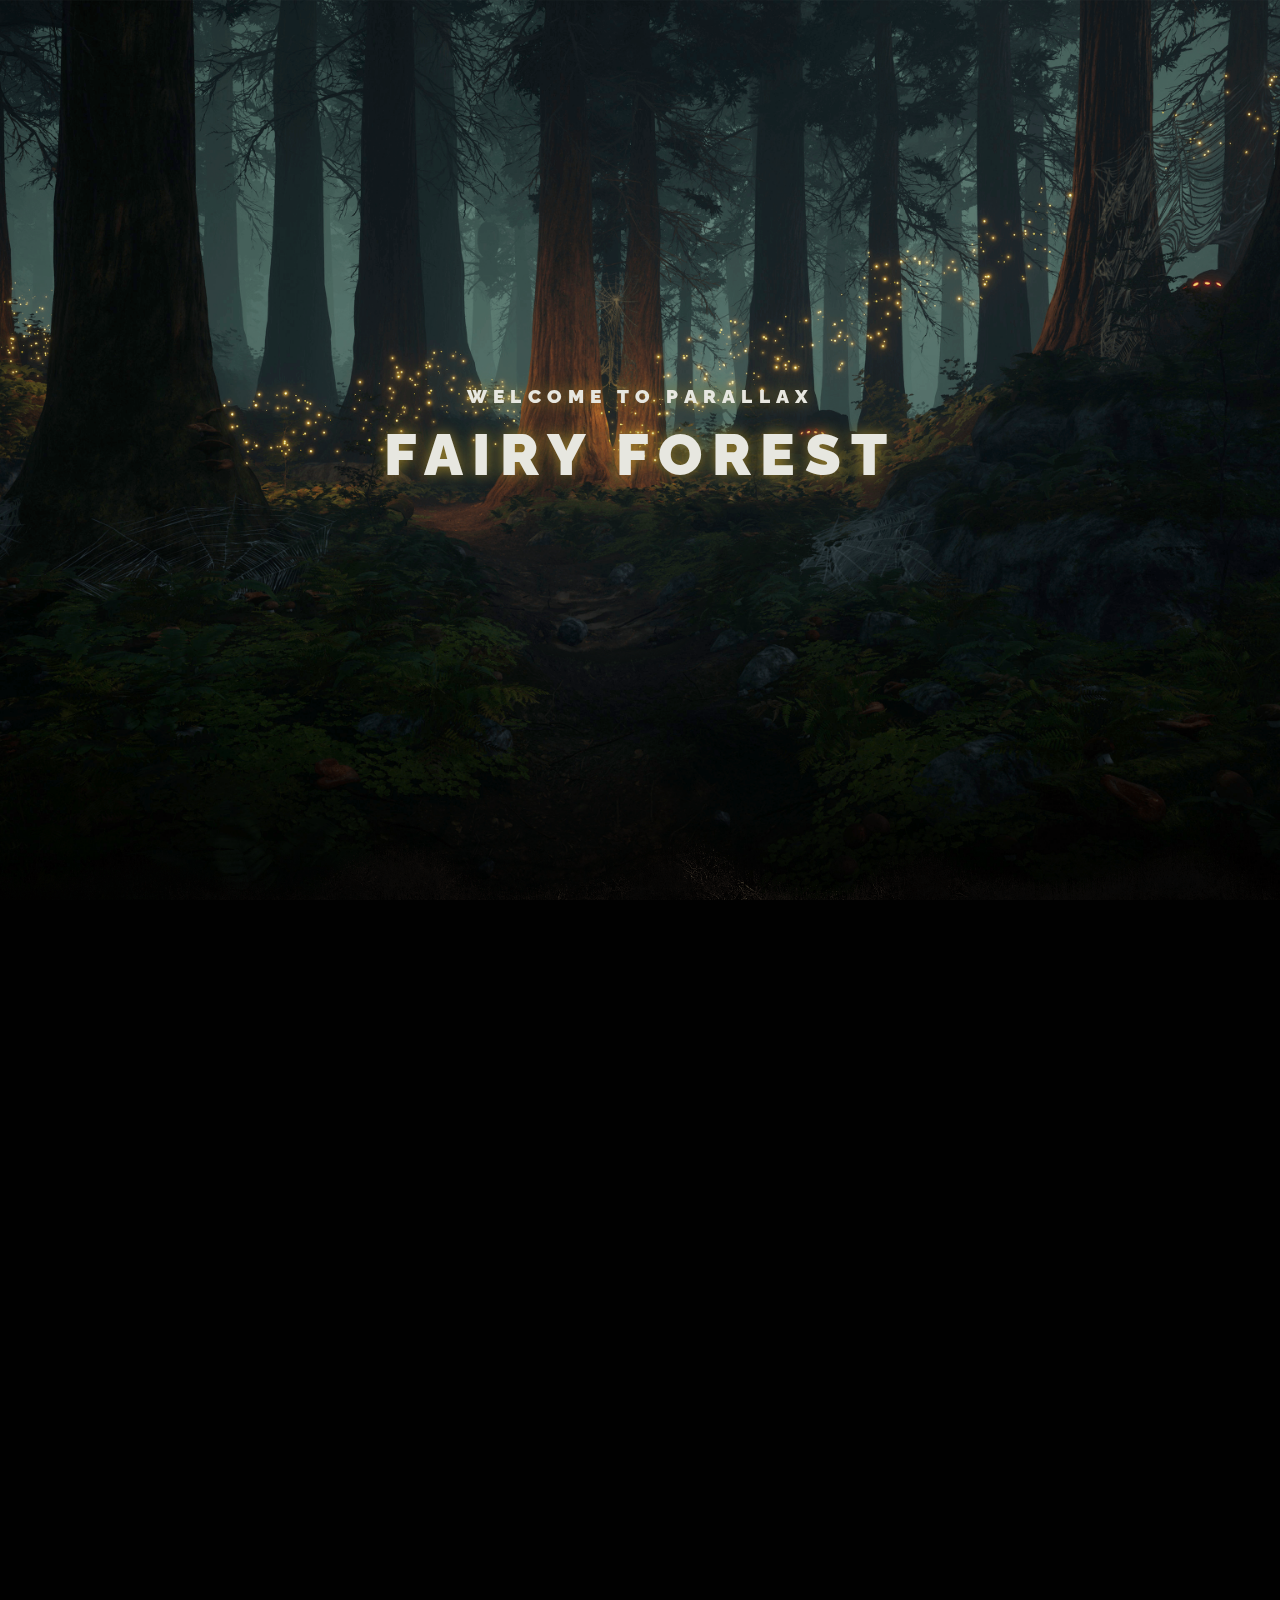
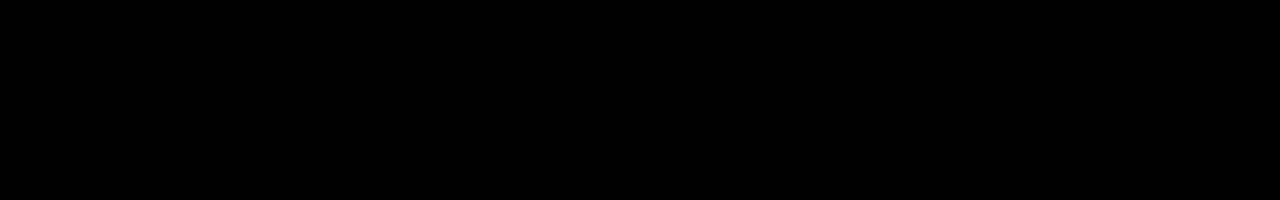
<file: projects/forest/index.html>
<!DOCTYPE html>
<html lang="ru">
<head>

	<meta charset="UTF-8">
	<meta http-equiv="X-UA-Compatible" content="IE=edge">
	<meta name="viewport" content="width=device-width, initial-scale=1.0">

	<title>Forest</title>

	<link rel="stylesheet" href="css/style.css">

	<script src="libs/gsap/gsap.min.js" defer></script>
	<script src="libs/gsap/ScrollTrigger.min.js" defer></script>
	<script src="libs/gsap/ScrollSmoother.min.js" defer></script>

	<script src="js/app.js" defer></script>

</head>
<body>

	<div class="wrapper">
		<div class="content">

			<header class="main-header">
				<div class="layers">
					<div class="layer__header">
						<div class="layers__caption">Welcome to Parallax</div>
						<div class="layers__title">Fairy Forest</div>
					</div>
					<div class="layer layers__base" style="background-image: url(img/layer-base.png);"></div>
					<div class="layer layers__middle" style="background-image: url(img/layer-middle.png);"></div>
					<div class="layer layers__front" style="background-image: url(img/layer-front.png);"></div>
				</div>
			</header>
		
			<article class="main-article" style="background-image: url(img/dungeon.jpg);">
				<div class="main-article__content">
					<h2 class="main-article__header">To be continued</h2>
					<p class="main-article__paragraph">Lorem ipsum dolor sit, amet consectetur adipisicing elit. Omnis error provident dignissimos facere. Repellendus tempore autem qui! Quia magnam tempora esse id necessitatibus corrupti mollitia expedita sapiente cum rerum, ut dicta laboriosam!</p>
				</div>
				<div class="copy">© vaddweb</div>
			</article>

		</div>
	</div>

</body>
</html>
</file>
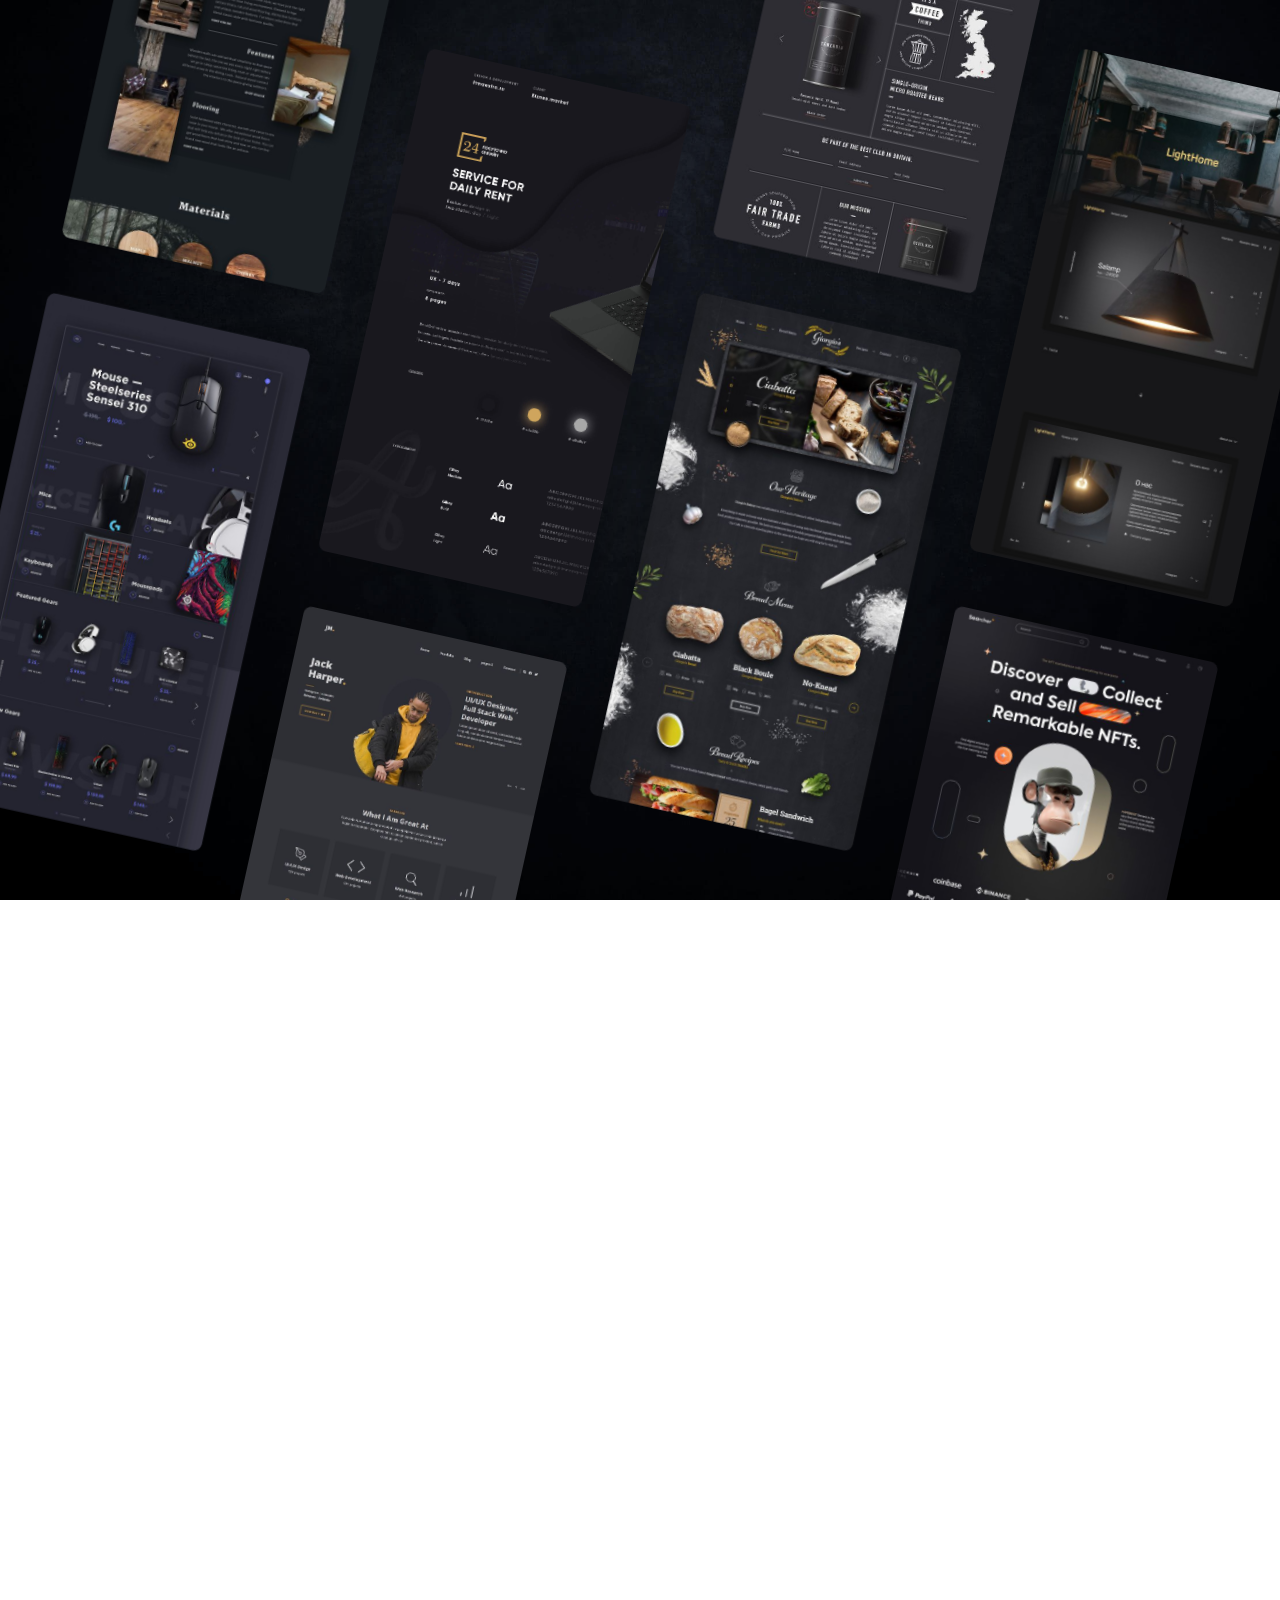
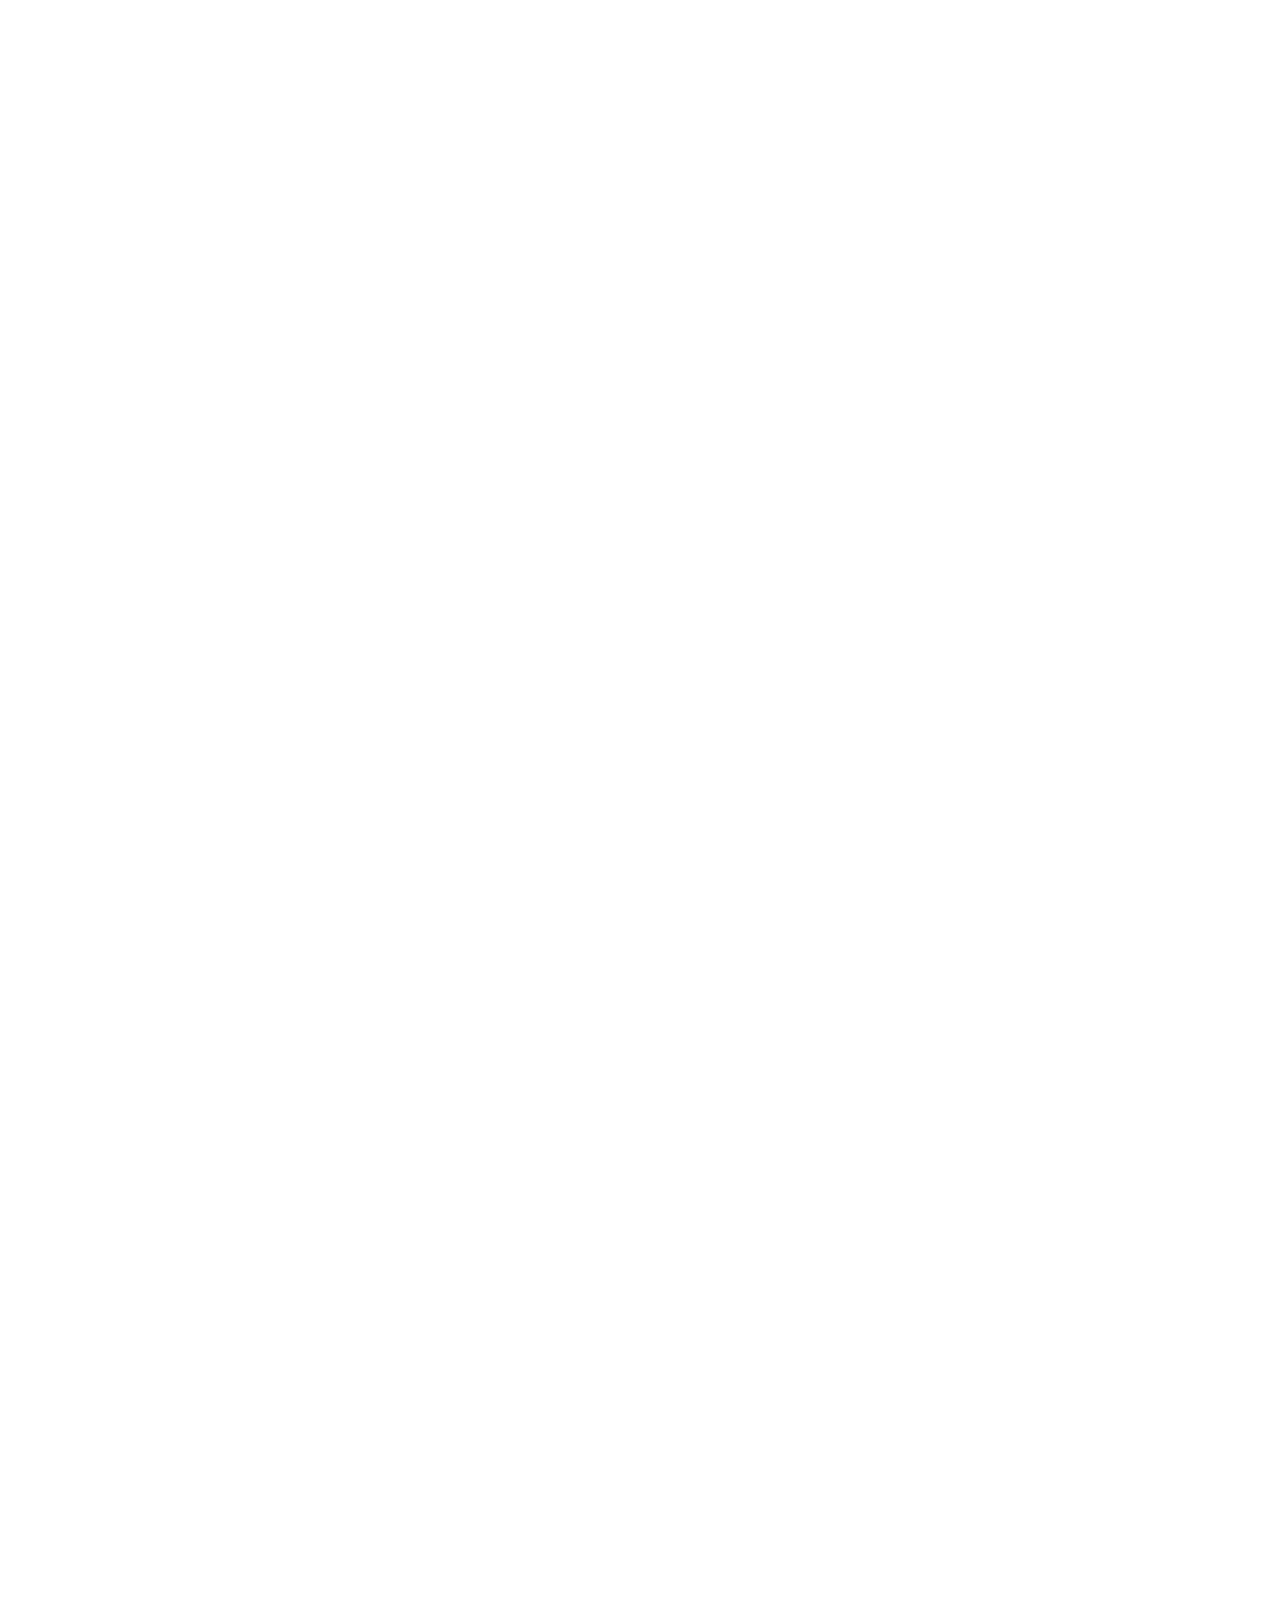
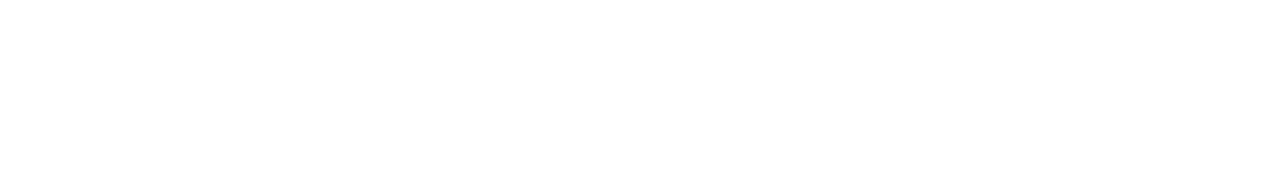
<file: projects/scrollportfolio/index.html>
<!DOCTYPE html>
<html lang="ru">
<head>

	<meta charset="UTF-8">
	<meta http-equiv="X-UA-Compatible" content="IE=edge">
	<meta name="viewport" content="width=device-width, initial-scale=1.0">

	<title>Scroll Portfolio</title>

	<link rel="stylesheet" href="libs/swiper/swiper-bundle.min.css">
	<link rel="stylesheet" href="css/style.css">

	<script src="libs/swiper/swiper-bundle.min.js" defer></script>
	<script src="libs/swiper/bindSwipers.js" defer></script>
	<script src="js/app.js" defer></script>

</head>
<body>

	<div class="main-wrapper">

		<div class="swiper slider slider1">
			<div class="swiper-wrapper slider__wrapper">
				<div class="swiper-slide slider__item">
					<div class="slider__img" style="background-image: url(img/1.jpg);"></div>
				</div>
				<div class="swiper-slide slider__item">
					<div class="slider__img" style="background-image: url(img/2.jpg);"></div>
				</div>
				<div class="swiper-slide slider__item">
					<div class="slider__img" style="background-image: url(img/3.jpg);"></div>
				</div>
				<div class="swiper-slide slider__item">
					<div class="slider__img" style="background-image: url(img/4.jpg);"></div>
				</div>
				<div class="swiper-slide slider__item">
					<div class="slider__img" style="background-image: url(img/5.jpg);"></div>
				</div>
				<div class="swiper-slide slider__item">
					<div class="slider__img" style="background-image: url(img/6.jpg);"></div>
				</div>
			</div>
		</div>
		<div class="swiper slider slider2">
			<div class="swiper-wrapper slider__wrapper">
				<div class="swiper-slide slider__item">
					<div class="slider__img" style="background-image: url(img/7.jpg);"></div>
				</div>
				<div class="swiper-slide slider__item">
					<div class="slider__img" style="background-image: url(img/8.jpg);"></div>
				</div>
				<div class="swiper-slide slider__item">
					<div class="slider__img" style="background-image: url(img/9.jpg);"></div>
				</div>
				<div class="swiper-slide slider__item">
					<div class="slider__img" style="background-image: url(img/10.jpg);"></div>
				</div>
				<div class="swiper-slide slider__item">
					<div class="slider__img" style="background-image: url(img/11.jpg);"></div>
				</div>
				<div class="swiper-slide slider__item">
					<div class="slider__img" style="background-image: url(img/12.jpg);"></div>
				</div>
			</div>
		</div>
		<div class="swiper slider slider3">
			<div class="swiper-wrapper slider__wrapper">
				<div class="swiper-slide slider__item">
					<div class="slider__img" style="background-image: url(img/13.jpg);"></div>
				</div>
				<div class="swiper-slide slider__item">
					<div class="slider__img" style="background-image: url(img/14.jpg);"></div>
				</div>
				<div class="swiper-slide slider__item">
					<div class="slider__img" style="background-image: url(img/15.jpg);"></div>
				</div>
				<div class="swiper-slide slider__item">
					<div class="slider__img" style="background-image: url(img/16.jpg);"></div>
				</div>
				<div class="swiper-slide slider__item">
					<div class="slider__img" style="background-image: url(img/17.jpg);"></div>
				</div>
				<div class="swiper-slide slider__item">
					<div class="slider__img" style="background-image: url(img/18.jpg);"></div>
				</div>
			</div>
		</div>
		<div class="swiper slider slider4">
			<div class="swiper-wrapper slider__wrapper">
				<div class="swiper-slide slider__item">
					<div class="slider__img" style="background-image: url(img/19.jpg);"></div>
				</div>
				<div class="swiper-slide slider__item">
					<div class="slider__img" style="background-image: url(img/20.jpg);"></div>
				</div>
				<div class="swiper-slide slider__item">
					<div class="slider__img" style="background-image: url(img/21.jpg);"></div>
				</div>
				<div class="swiper-slide slider__item">
					<div class="slider__img" style="background-image: url(img/22.jpg);"></div>
				</div>
				<div class="swiper-slide slider__item">
					<div class="slider__img" style="background-image: url(img/23.jpg);"></div>
				</div>
				<div class="swiper-slide slider__item">
					<div class="slider__img" style="background-image: url(img/24.jpg);"></div>
				</div>
			</div>
		</div>

	</div>

</body>
</html>
</file>
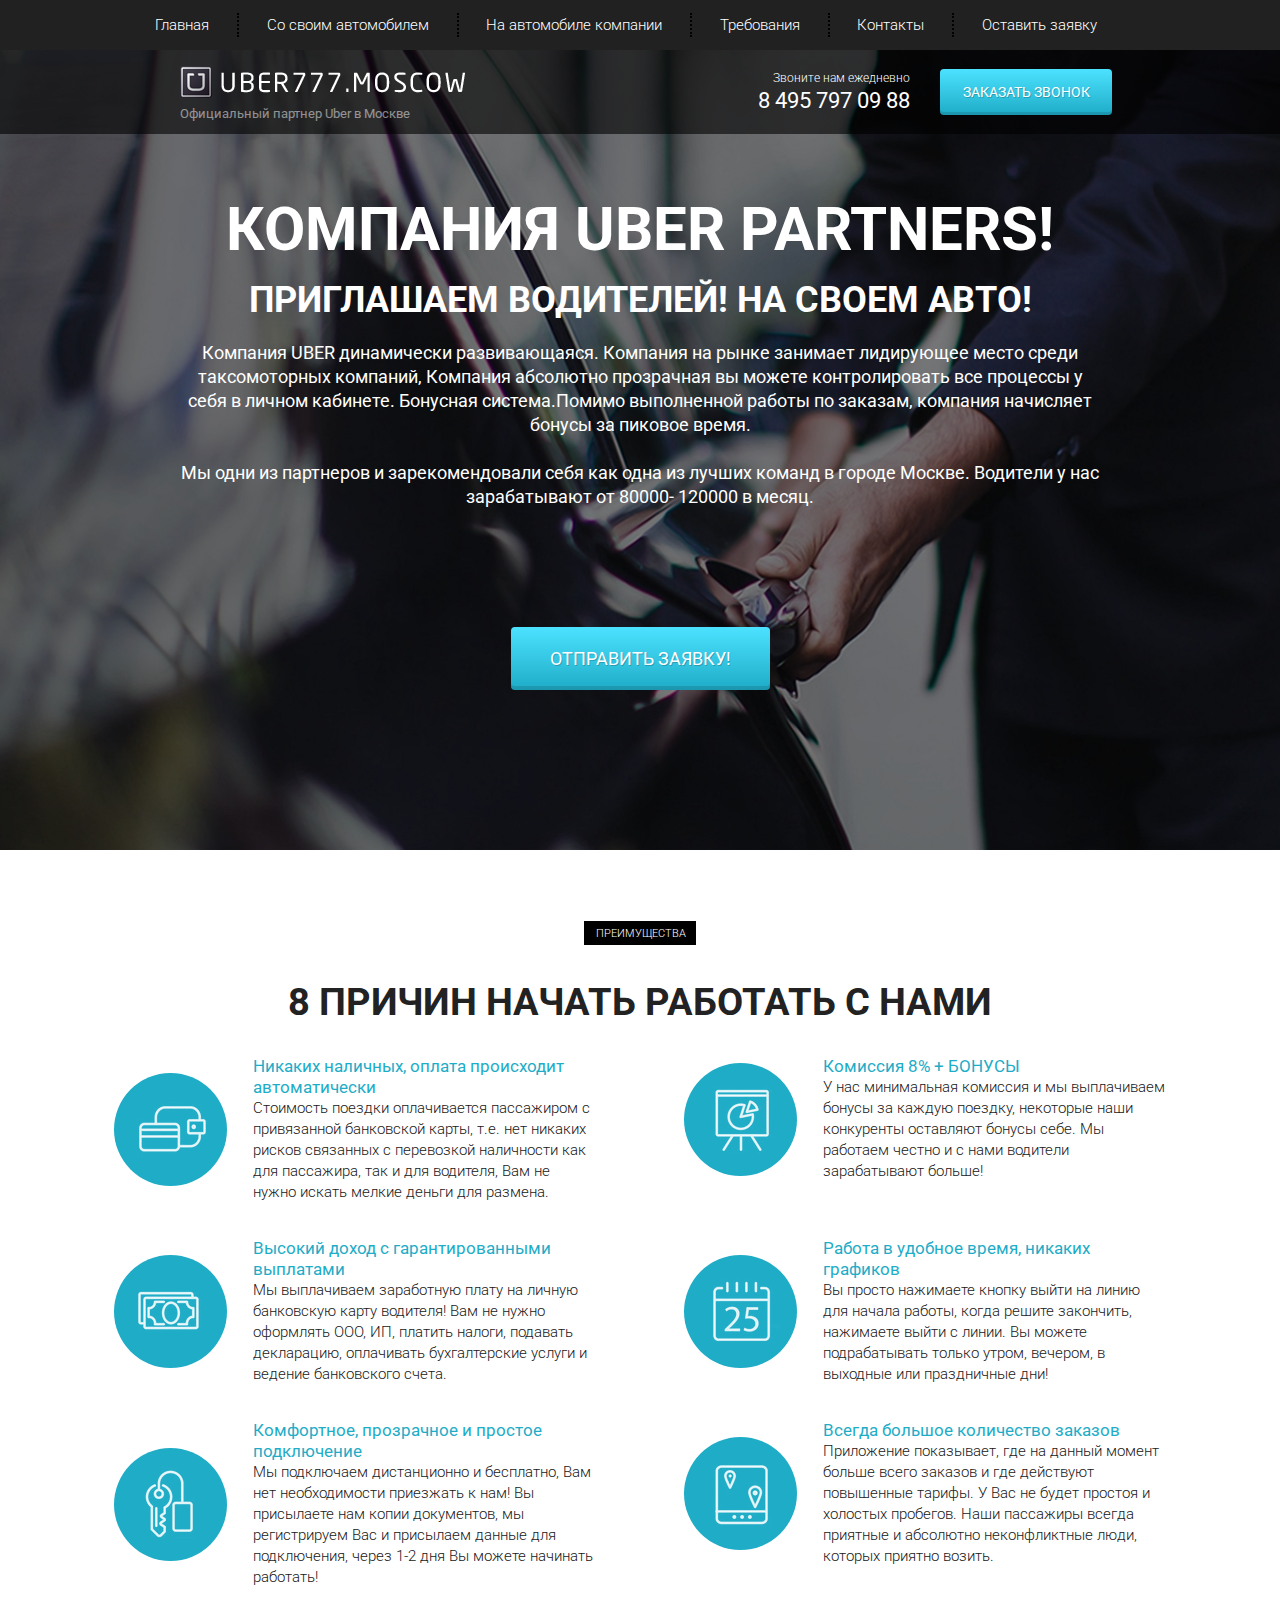
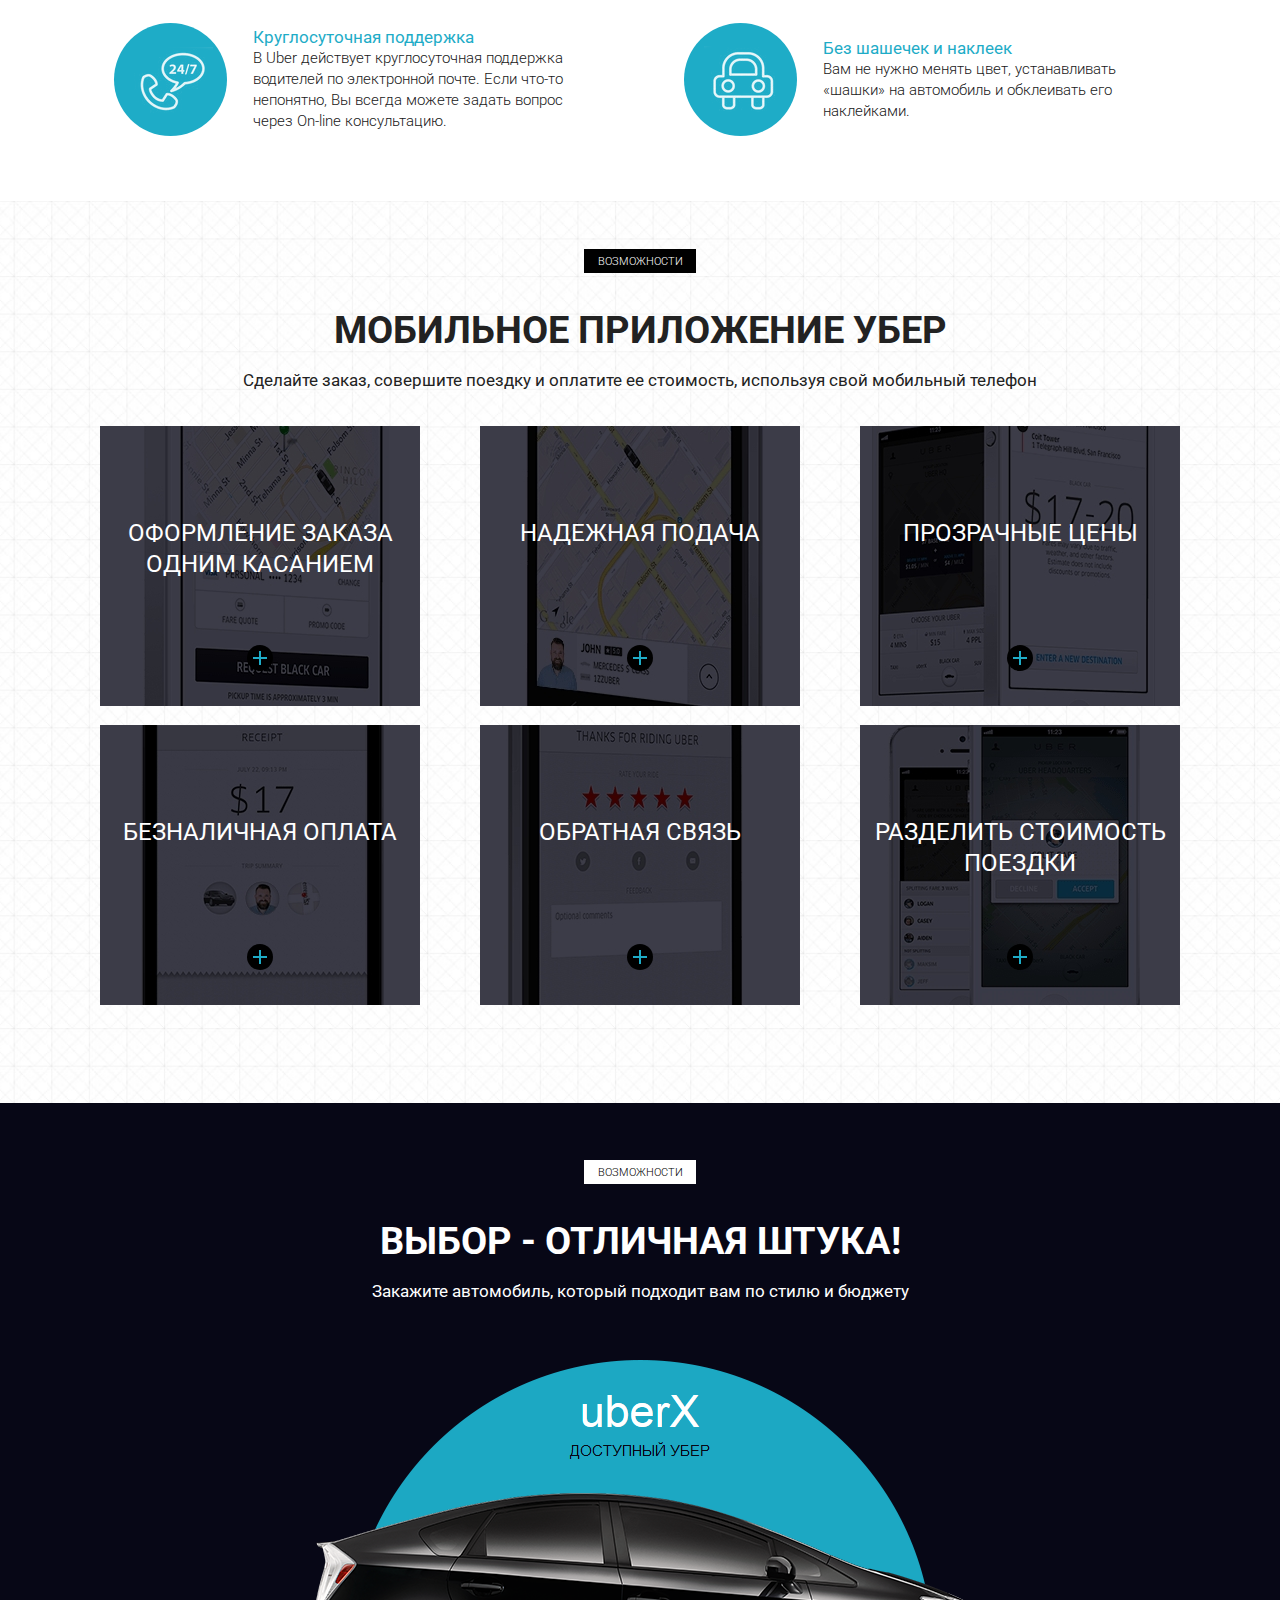
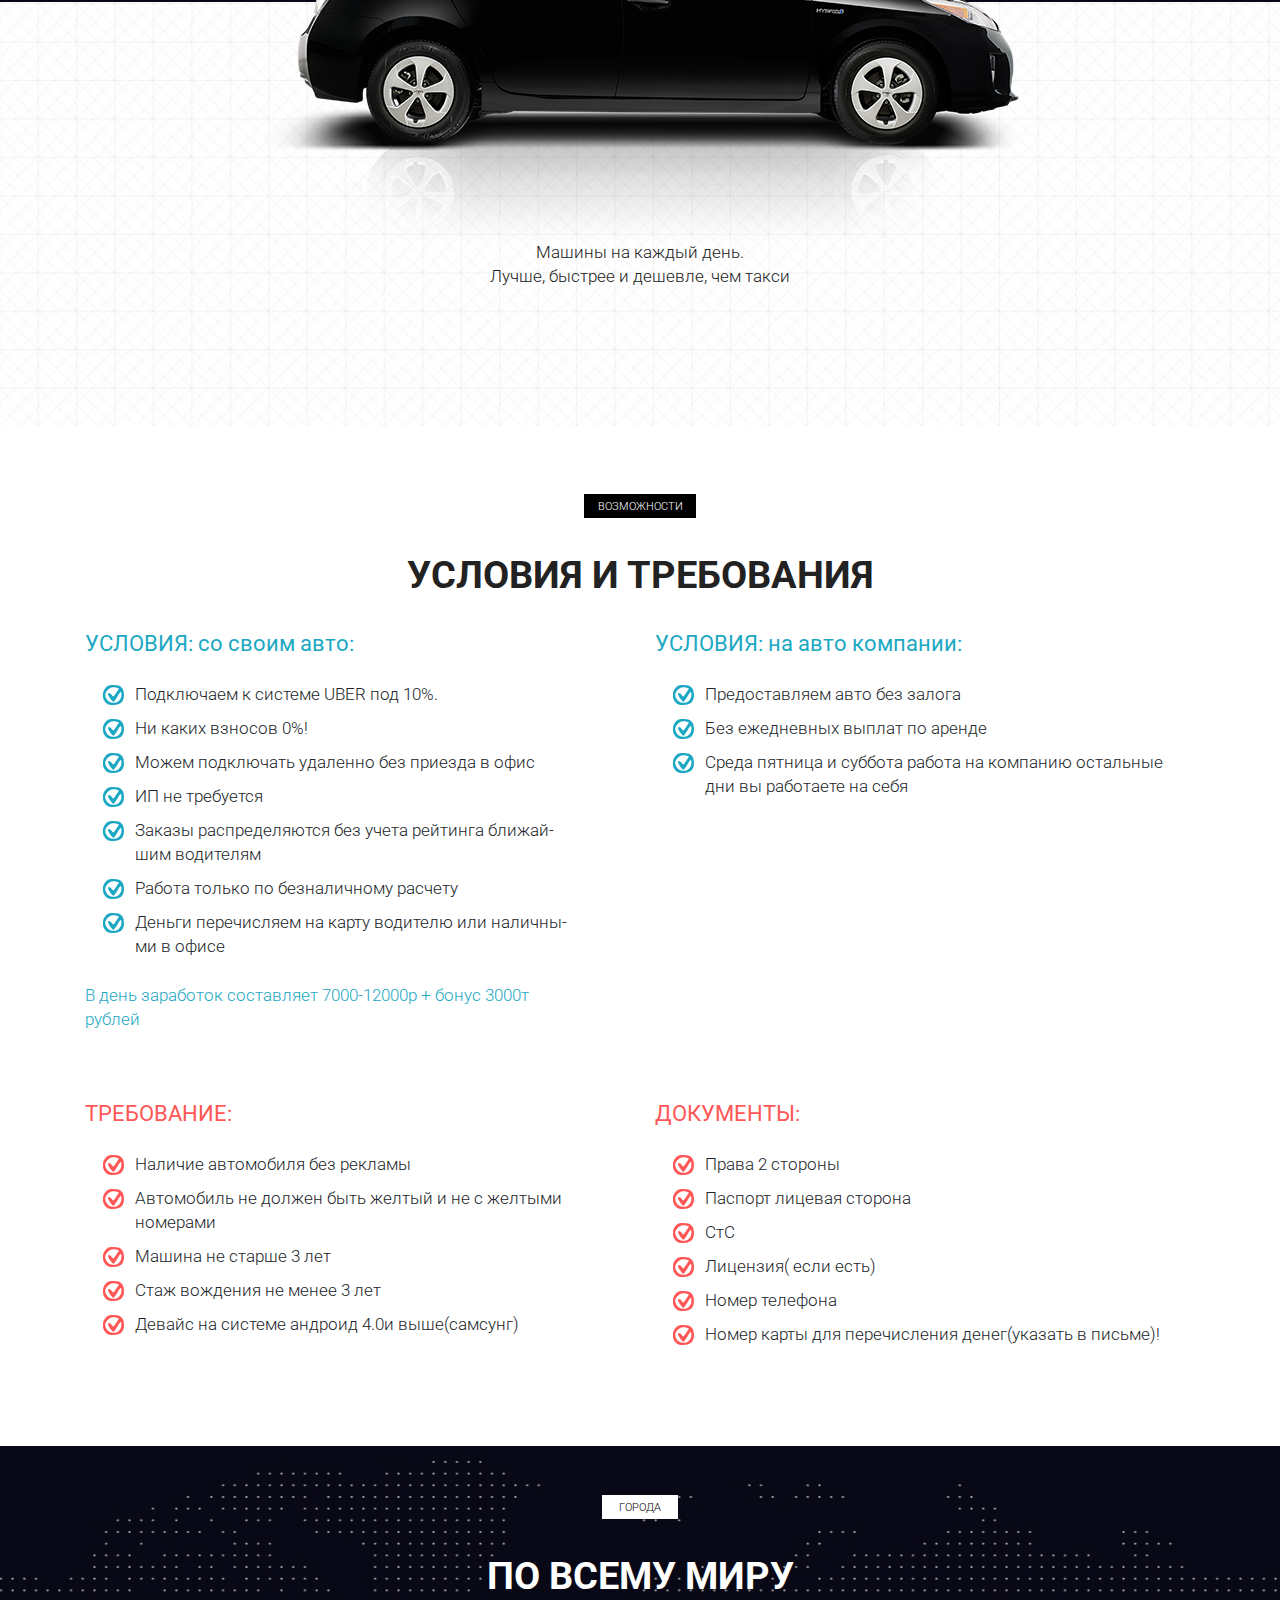
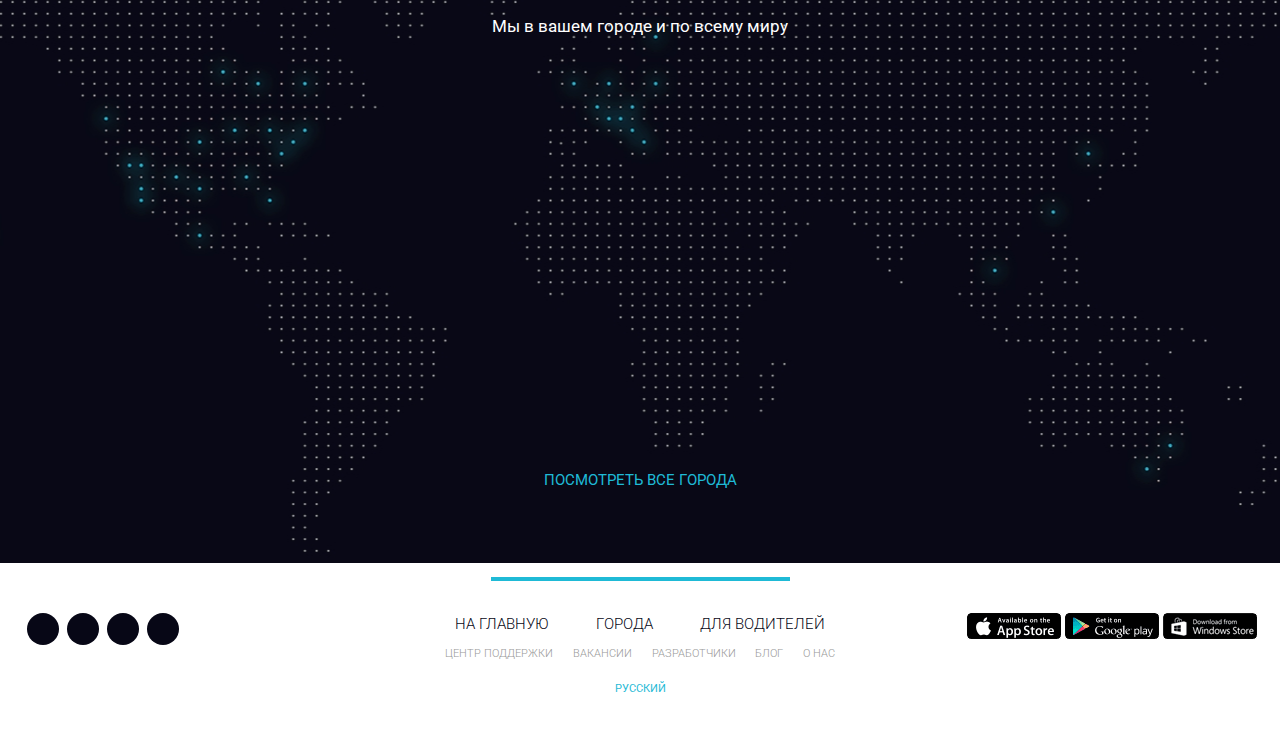
<file: projects/uber/index.html>
<!DOCTYPE html>
<html lang="ru">
<head>
    <meta charset="UTF-8">
    <meta name="viewport" content="width=device-width, initial-scale=1.0">
    <meta http-equiv="X-UA-Compatible" content="ie=edge">
    <title>Uber</title>
    <link rel="shortcut icon" href="icons/favicon.ico" type="image/x-icon">
    <link href="https://fonts.googleapis.com/css?family=Roboto:300,400,700&amp;subset=cyrillic-ext" rel="stylesheet">
    <link rel="stylesheet" href="css/bootstrap-reboot.min.css">
    <link rel="stylesheet" href="css/bootstrap-grid.min.css">
    <link rel="stylesheet" href="https://use.fontawesome.com/releases/v5.8.2/css/all.css" integrity="sha384-oS3vJWv+0UjzBfQzYUhtDYW+Pj2yciDJxpsK1OYPAYjqT085Qq/1cq5FLXAZQ7Ay" crossorigin="anonymous">
    <link rel="stylesheet" href="css/style.min.css">
</head>
<body>
    <header>
        <nav>
            <div class="container">
                <ul class="menu">
                    <li class="menu_item"><a href="#" class="menu_link">Главная</a></li>
                    <li class="menu_item"><a href="#require" class="menu_link">Со своим автомобилем</a></li>
                    <li class="menu_item"><a href="#require" class="menu_link">На автомобиле компании</a></li>
                    <li class="menu_item"><a href="#" class="menu_link">Требования</a></li>
                    <li class="menu_item"><a href="#" class="menu_link">Контакты</a></li>
                    <li class="menu_item"><a href="#" class="menu_link">Оставить заявку</a></li>
                </ul>
            </div>
            <div class="hamburger">
                <span></span>
                <span></span>
                <span></span>
            </div>
        </nav>
        <div class="subheader">
            <div class="container">
                <div class="row">
                    <div class="col-6 col-md-4 offset-md-1">
                        <a href="#" class="subheader_logo"><img src="icons/logo.png" alt="logo"></a>
                        <div class="subheader_official">Официальный партнер Uber в Москве</div>
                    </div>
    
                    <div class="xs-hidden col-md-3 offset-md-1 col-xl-2 offset-xl-2">
                        <div class="subheader_call">Звоните нам ежедневно</div>
                        <a href="tel:84957970988" class="subheader_phone">8 495 797 09 88</a>
                    </div>
    
                    <div class="col-6 col-md-3">
                        <a href="tel:84957970988" class="xs-visible subheader_phone">8 495 797 09 88</a>
                        <button class="subheader_btn">заказать звонок</button>
                    </div>
                </div>
            </div>
        </div>
    </header>

    <section class="promo">
        <div class="container">
            <div class="row">
                <div class="col-md-12 offset-md-0 col-lg-10 offset-lg-1">
                    <h1 class="promo_header">КОМПАНИЯ UBER PARTNERS!</h1>
                    <h2 class="promo_subheader">ПРИГЛАШАЕМ ВОДИТЕЛЕЙ! НА СВОЕМ АВТО!</h2>
                    <div class="promo_descr">
                        Компания UBER  динамически развивающаяся. Компания на рынке занимает лидирующее место среди
                        таксомоторных компаний, Компания абсолютно прозрачная вы можете контролировать все процессы у себя в личном кабинете. Бонуcная система.Помимо выполненной работы по заказам, компания начисляет бонусы за
                        пиковое время.
                        <br><br>
                        Мы одни из партнеров и зарекомендовали себя как одна из лучших команд в городе Москве.  Водители у нас
                        зарабатывают от 80000- 120000 в месяц.
                    </div>
                    <button class="promo_btn">ОТПРАВИТЬ ЗАЯВКУ!</button>
                </div>
            </div>
        </div>
    </section>

    <section class="reasons">
        <div class="container">
            <div class="label">преимущества</div>
            <h2 class="title">8 причин начать работать с нами</h2>
            <div class="row">
                <div class="col-md-6">
                    <div class="reasons_block">
                        <div class="reasons_round">
                            <img src="icons/reasons/reason_1.png" alt="reason">
                        </div>
                        <div class="reasons_descr">
                            <div class="reasons_subtitle">Никаких наличных, оплата происходит автоматически</div>
                            <div class="reasons_text">
                                Стоимость поездки оплачивается пассажиром с привязанной банковской карты, т.е. нет никаких рисков связанных с перевозкой наличности как для пассажира, так и для водителя, Вам не нужно искать мелкие деньги для размена.
                            </div>
                        </div>
                    </div>
                </div>
                <div class="col-md-6">
                    <div class="reasons_block">
                        <div class="reasons_round">
                            <img src="icons/reasons/reason_2.png" alt="reason">
                        </div>
                        <div class="reasons_descr">
                            <div class="reasons_subtitle">Комиссия 8% + БОНУСЫ</div>
                            <div class="reasons_text">
                                У нас минимальная комиссия и мы выплачиваем бонусы за каждую поездку, некоторые наши конкуренты оставляют бонусы себе. Мы работаем честно и с нами водители зарабатывают больше!
                            </div>
                        </div>
                    </div>
                </div>
                <div class="col-md-6">
                    <div class="reasons_block">
                        <div class="reasons_round">
                            <img src="icons/reasons/reason_3.png" alt="reason">
                        </div>
                        <div class="reasons_descr">
                            <div class="reasons_subtitle">Высокий доход с гарантированными выплатами</div>
                            <div class="reasons_text">
                                Мы выплачиваем заработную плату на личную банковскую карту водителя! Вам не нужно оформлять ООО, ИП, платить налоги, подавать декларацию, оплачивать бухгалтерские услуги и ведение банковского счета.
                            </div>
                        </div>
                    </div>
                </div>
                <div class="col-md-6">
                    <div class="reasons_block">
                        <div class="reasons_round">
                            <img src="icons/reasons/reason_4.png" alt="reason">
                        </div>
                        <div class="reasons_descr">
                            <div class="reasons_subtitle">Работа в удобное время, никаких графиков</div>
                            <div class="reasons_text">
                                Вы просто нажимаете кнопку выйти на линию для начала работы, когда решите закончить, нажимаете выйти с линии. Вы можете подрабатывать только утром, вечером, в выходные или праздничные дни!
                            </div>
                        </div>
                    </div>
                </div>
                <div class="col-md-6">
                    <div class="reasons_block">
                        <div class="reasons_round">
                            <img src="icons/reasons/reason_5.png" alt="reason">
                        </div>
                        <div class="reasons_descr">
                            <div class="reasons_subtitle">Комфортное, прозрачное и простое подключение</div>
                            <div class="reasons_text">
                                Мы подключаем дистанционно и бесплатно, Вам нет необходимости приезжать к нам! Вы присылаете нам копии документов, мы регистрируем Вас и присылаем данные для подключения, через 1-2 дня Вы можете начинать работать!
                            </div>
                        </div>
                    </div>
                </div>
                <div class="col-md-6">
                    <div class="reasons_block">
                        <div class="reasons_round">
                            <img src="icons/reasons/reason_6.png" alt="reason">
                        </div>
                        <div class="reasons_descr">
                            <div class="reasons_subtitle">Всегда большое количество заказов</div>
                            <div class="reasons_text">
                                Приложение показывает, где на данный момент больше всего заказов и где действуют повышенные тарифы. У Вас не будет простоя и холостых пробегов. Наши пассажиры всегда приятные и абсолютно неконфликтные люди, которых приятно возить.
                            </div>
                        </div>
                    </div>
                </div>
                <div class="col-md-6">
                    <div class="reasons_block">
                        <div class="reasons_round">
                            <img src="icons/reasons/reason_7.png" alt="reason">
                        </div>
                        <div class="reasons_descr">
                            <div class="reasons_subtitle">Круглосуточная поддержка</div>
                            <div class="reasons_text">
                                В Uber действует круглосуточная поддержка водителей по электронной почте. Если что-то непонятно, Вы всегда можете задать вопрос через On-line консультацию.
                            </div>
                        </div>
                    </div>
                </div>
                <div class="col-md-6">
                    <div class="reasons_block">
                        <div class="reasons_round">
                            <img src="icons/reasons/reason_8.png" alt="reason">
                        </div>
                        <div class="reasons_descr">
                            <div class="reasons_subtitle">Без шашечек и наклеек</div>
                            <div class="reasons_text">
                                Вам не нужно менять цвет, устанавливать «шашки» на автомобиль и обклеивать его наклейками.
                            </div>
                        </div>
                    </div>
                </div>
            </div>
        </div>
    </section>

    <section class="mobile">
        <div class="container">
            <div class="label">возможности</div>
            <h2 class="title">мобильное приложение убер</h2>
            <div class="subtitle">Сделайте заказ, совершите поездку и оплатите ее стоимость, используя свой мобильный телефон</div>

            <div class="row">
                <div class="col-md-6 col-lg-4">
                    <div class="mobile_item mobile_item_1">
                        <div class="mobile_item_subtitle">
                            оформление заказа одним касанием
                        </div>
                        <div class="mobile_item_plus"></div>
                    </div>
                </div>
                <div class="col-md-6 col-lg-4">
                    <div class="mobile_item mobile_item_2">
                        <div class="mobile_item_subtitle">
                            надежная подача
                        </div>
                        <div class="mobile_item_plus"></div>
                    </div>
                </div>
                <div class="col-md-6 col-lg-4">
                    <div class="mobile_item mobile_item_3">
                        <div class="mobile_item_subtitle">
                            прозрачные цены
                        </div>
                        <div class="mobile_item_plus"></div>
                    </div>
                </div>
                <div class="col-md-6 col-lg-4">
                    <div class="mobile_item mobile_item_4">
                        <div class="mobile_item_subtitle">
                            безналичная оплата
                        </div>
                        <div class="mobile_item_plus"></div>
                    </div>
                </div>
                <div class="col-md-6 col-lg-4">
                    <div class="mobile_item mobile_item_5">
                        <div class="mobile_item_subtitle">
                            обратная связь
                        </div>
                        <div class="mobile_item_plus"></div>
                    </div>
                </div>
                <div class="col-md-6 col-lg-4">
                    <div class="mobile_item mobile_item_6">
                        <div class="mobile_item_subtitle">
                            разделить стоимость поездки
                        </div>
                        <div class="mobile_item_plus"></div>
                    </div>
                </div>
            </div>
        </div>
    </section>

    <section class="choice">
        <div class="container">
            <div class="black"></div>
            <div class="label label_white">возможности</div>
            <h2 class="title title_white hidden-320">Выбор - отличная штука!</h2>
            <div class="subtitle subtitle_white hidden-320">Закажите автомобиль, который подходит вам по стилю и бюджету</div>

            <img src="img/car.png" alt="uber car" class="choice_img">
            <div class="choice_descr">
                Машины на каждый день.<br>
                Лучше, быстрее и дешевле, чем такси
            </div>
        </div>
    </section>

    <section class="require" id="require">
        <div class="container">
            <div class="label">возможности</div>
            <h2 class="title">условия и требования</h2>
        <div class="row">
            <div class="col-md-6">
                <div class="require_block">
                    <div class="require_title">
                        УСЛОВИЯ: со своим авто:
                    </div>
                    <ul class="require_list">
                        <li>Подключаем к системе UBER  под 10%.</li>
                        <li>
                            Ни каких взносов  0%!
                        </li>
                        <li>
                            Можем подключать удаленно без приезда в офис
                        </li>
                        <li>
                            ИП не требуется
                        </li>
                        <li>
                            Заказы распределяются без учета рейтинга ближай-<br>шим водителям
                        </li>
                        <li>
                            Работа только по безналичному расчету
                        </li>
                        <li>
                            Деньги перечисляем на карту водителю или наличны-<br>ми в офисе
                        </li>
                    </ul>
                    <div class="require_descr">
                        В день заработок составляет 7000-12000р + бонус 3000т<br> рублей
                    </div>
                </div>
            </div>
            <div class="col-md-6">
                <div class="require_block">
                    <div class="require_title">
                        УСЛОВИЯ: на авто компании:
                    </div>
                    <ul class="require_list">
                        <li>
                            Предоставляем авто без залога
                        </li>
                        <li>
                            Без ежедневных выплат по аренде
                        </li>
                        <li>
                            Среда пятница и суббота работа на компанию остальные дни вы работаете на себя
                        </li>
                    </ul>
                </div>
            </div>
            <div class="col-md-6">
                <div class="require_block require_block_nmb warning">
                    <div class="require_title">
                        ТРЕБОВАНИЕ:
                    </div>
                    <ul class="require_list">
                        <li>
                            Наличие автомобиля без рекламы
                        </li>
                        <li>
                            Автомобиль не должен быть желтый и не с желтыми номерами
                        </li>
                        <li>
                            Машина не старше 3 лет
                        </li>
                        <li>
                            Стаж вождения не менее 3 лет
                        </li>
                        <li>
                            Девайс на системе андроид 4.0и выше(самсунг)
                        </li>
                    </ul>
                </div>
            </div>
            <div class="col-md-6">
                <div class="require_block require_block_nmb warning">
                    <div class="require_title">
                        ДОКУМЕНТЫ:
                    </div>
                    <ul class="require_list">
                        <li>
                            Права 2 стороны
                        </li>
                        <li>
                            Паспорт лицевая сторона
                        </li>
                        <li>
                            СтС
                        </li>
                        <li>
                            Лицензия( если есть)
                        </li>
                        <li>
                            Номер телефона
                        </li>
                        <li>
                            Номер карты для перечисления денег(указать в письме)!
                        </li>
                    </ul>
                </div>
            </div>
        </div>
        </div>
    </section>

    <section class="world">
        <div class="container">
            <div class="label label_white label_min">города</div>
            <h2 class="title title_white">По всему миру</h2>
            <div class="subtitle subtitle_white">Мы в вашем городе и по всему миру</div>

            <a href="#" class="world_link">посмотреть все города</a>
        </div>
    </section>

    <footer>
        <div class="footer_divider"></div>
        <div class="footer_wrapper">
            <!-- Если не оборачивать каждый блок в обертку - получится криво -->
            <div>
                <div class="footer_social">
                    <a href="#" class="footer_social_item">
                        <i class="fab fa-facebook-f"></i>
                    </a>
                    <a href="#" class="footer_social_item">
                        <i class="fab fa-twitter"></i>
                    </a>
                    <a href="#" class="footer_social_item">
                        <i class="fab fa-linkedin"></i>
                    </a>
                    <a href="#" class="footer_social_item">
                        <i class="fab fa-instagram"></i>
                    </a>
                </div>
            </div>
            <div>
                <div class="footer_links">
                    <div class="footer_links_main">
                        <a href="#">на главную</a>
                        <a href="#">города</a>
                        <a href="#">для водителей</a>
                    </div>
                    <div class="footer_links_sub">
                        <a href="#">центр поддержки</a>
                        <a href="#">вакансии</a>
                        <a href="#">разработчики</a>
                        <a href="#">блог</a>
                        <a href="#">о нас</a>
                    </div>
                    <a href="#" class="footer_links_lang">Русский</a>
                </div>
            </div>
            <div>
                <div class="footer_mobile">
                    <a href="#">
                        <img src="img/app_store.png" alt="App Store">
                    </a>
                    <a href="#">
                        <img src="img/google_play.png" alt="Google play">
                    </a>
                    <a href="#">
                        <img src="img/windows_store.png" alt="Windows store">
                    </a>
                </div>
            </div>
        </div>
    </footer>

    <script src="js/script.js"></script>
</body>
</html>
</file>
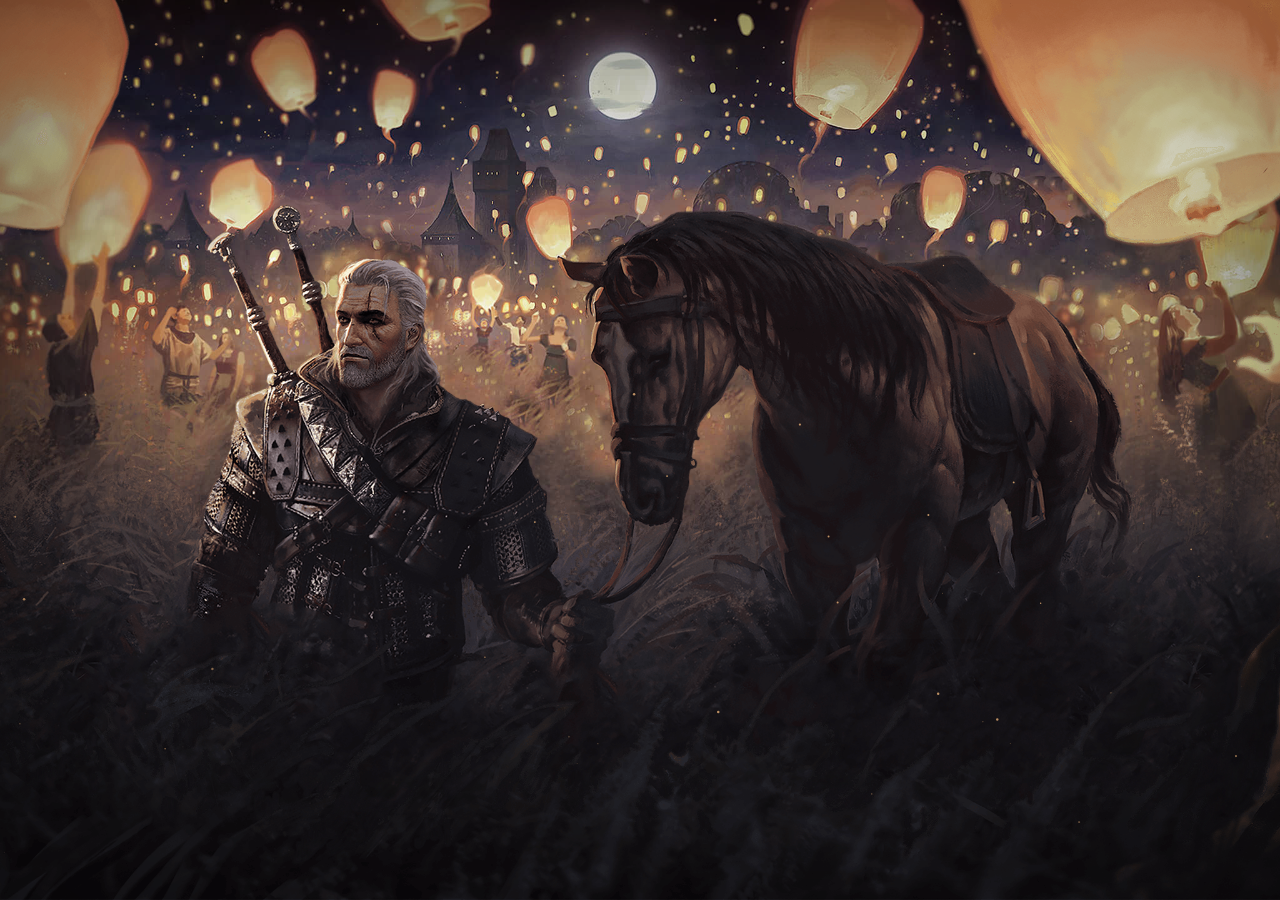
<file: projects/witcher/index.html>
<!DOCTYPE html>
<html lang="ru">
<head>

	<meta charset="UTF-8">
	<meta http-equiv="X-UA-Compatible" content="IE=edge">
	<meta name="viewport" content="width=device-width, initial-scale=1.0">

	<title>Witcher</title>

	<link rel="stylesheet" href="libs/swiper/swiper-bundle.min.css">
	<script src="libs/swiper/swiper-bundle.min.js" defer></script>
	<script src="libs/particles/particles.js" defer></script>

	<link rel="stylesheet" href="css/style.css">
	<script src="js/app.js" defer></script>

</head>
<body>

	<div class="swiper slider">
		<div class="swiper-wrapper slider__wrapper">

			<div class="swiper-slide slider__item">
				<div class="slider__layer" data-swiper-parallax="35%" style="background-image: url(img/screen-1/layer-back.jpg);"></div>
				<div class="slider__layer" data-swiper-parallax="25%" style="background-image: url(img/screen-1/layer-middle.png);"></div>
				<canvas class="particles slider__layer" data-swiper-parallax="18%" data-color="#BE9164"></canvas>
				<div class="slider__layer" data-swiper-parallax="14%" style="background-image: url(img/screen-1/layer-front.png);"></div>
			</div>

			<div class="swiper-slide slider__item">
				<div class="slider__layer" data-swiper-parallax="40%" style="background-image: url(img/screen-2/layer-back.jpg);"></div>
				<div class="slider__layer" data-swiper-parallax="34%" style="background-image: url(img/screen-2/layer-gera.png);"></div>
				<div class="slider__layer" data-swiper-parallax="30%" style="background-image: url(img/screen-2/layer-yen.png);"></div>
				<canvas class="particles slider__layer" data-swiper-parallax="20%" data-color="#525A6D"></canvas>
				<div class="slider__layer" data-swiper-parallax="14%" style="background-image: url(img/screen-2/layer-front.png);"></div>
			</div>

			<div class="swiper-slide slider__item">
				<div class="slider__layer" data-swiper-parallax="48%" style="background-image: url(img/screen-3/layer-back.jpg);"></div>
				<div class="slider__layer" data-swiper-parallax="35%" style="background-image: url(img/screen-3/layer-middle.png);"></div>
				<div class="slider__layer" data-swiper-parallax="29%" style="background-image: url(img/screen-3/layer-ciri.png);"></div>
				<canvas class="particles slider__layer" data-swiper-parallax="25%" data-color="#938086"></canvas>
				<div class="slider__layer" data-swiper-parallax="16%" style="background-image: url(img/screen-3/layer-front.png);"></div>
			</div>

		</div>
	</div>
	
</body>
</html>
</file>
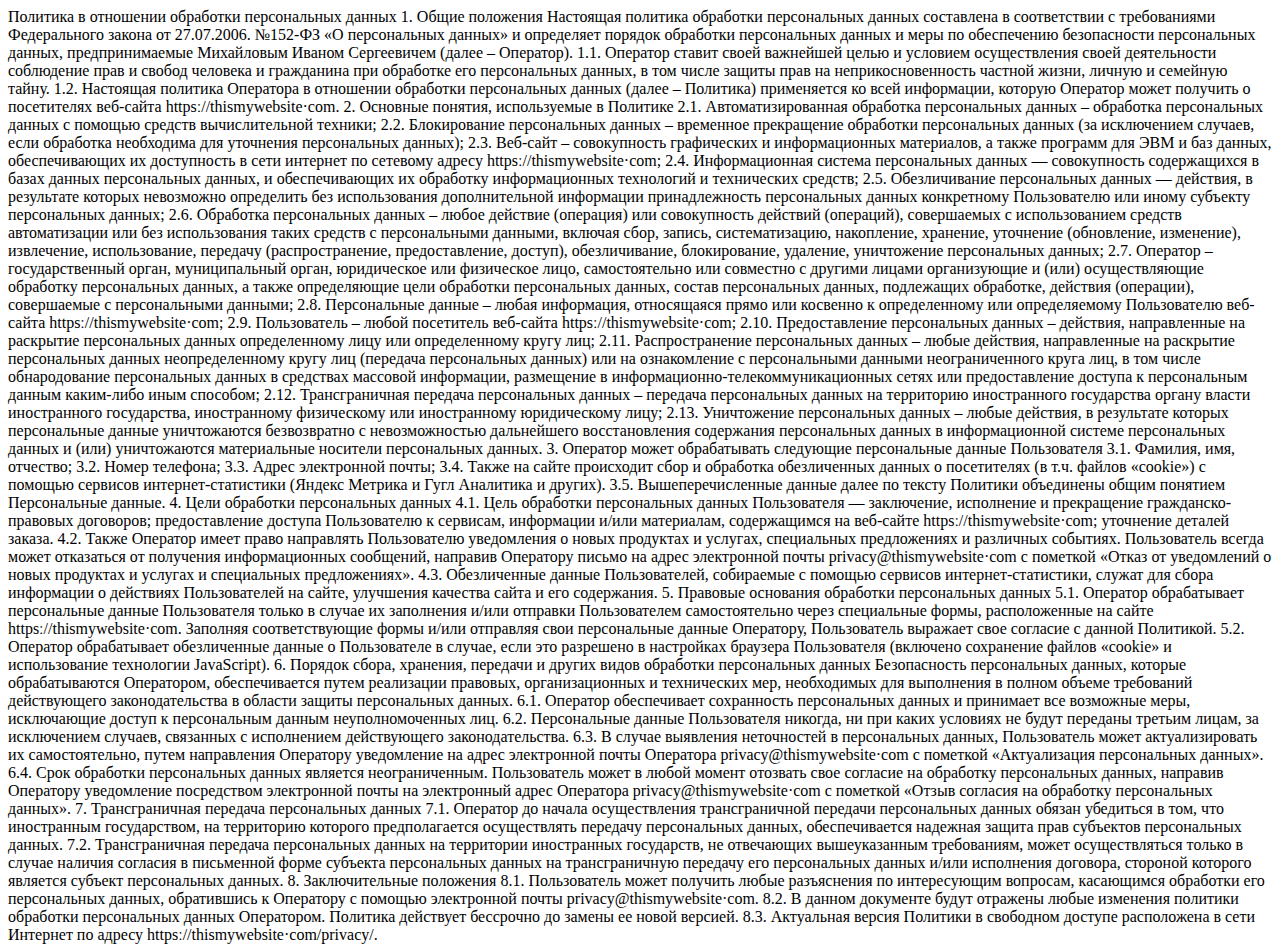
<file: projects/portfolio/policy.html>
<!DOCTYPE html><html lang="en"><head><meta charset="UTF-8"><meta name="viewport" content="width=device-width,initial-scale=1"><title>Policy</title></head><body>Политика в отношении обработки персональных данных 1. Общие положения Настоящая политика обработки персональных данных составлена в соответствии с требованиями Федерального закона от 27.07.2006. №152-ФЗ «О персональных данных» и определяет порядок обработки персональных данных и меры по обеспечению безопасности персональных данных, предпринимаемые Михайловым Иваном Сергеевичем (далее – Оператор). 1.1. Оператор ставит своей важнейшей целью и условием осуществления своей деятельности соблюдение прав и свобод человека и гражданина при обработке его персональных данных, в том числе защиты прав на неприкосновенность частной жизни, личную и семейную тайну. 1.2. Настоящая политика Оператора в отношении обработки персональных данных (далее – Политика) применяется ко всей информации, которую Оператор может получить о посетителях веб-сайта httpsː//thismywebsite·com. 2. Основные понятия, используемые в Политике 2.1. Автоматизированная обработка персональных данных – обработка персональных данных с помощью средств вычислительной техники; 2.2. Блокирование персональных данных – временное прекращение обработки персональных данных (за исключением случаев, если обработка необходима для уточнения персональных данных); 2.3. Веб-сайт – совокупность графических и информационных материалов, а также программ для ЭВМ и баз данных, обеспечивающих их доступность в сети интернет по сетевому адресу httpsː//thismywebsite·com; 2.4. Информационная система персональных данных — совокупность содержащихся в базах данных персональных данных, и обеспечивающих их обработку информационных технологий и технических средств; 2.5. Обезличивание персональных данных — действия, в результате которых невозможно определить без использования дополнительной информации принадлежность персональных данных конкретному Пользователю или иному субъекту персональных данных; 2.6. Обработка персональных данных – любое действие (операция) или совокупность действий (операций), совершаемых с использованием средств автоматизации или без использования таких средств с персональными данными, включая сбор, запись, систематизацию, накопление, хранение, уточнение (обновление, изменение), извлечение, использование, передачу (распространение, предоставление, доступ), обезличивание, блокирование, удаление, уничтожение персональных данных; 2.7. Оператор – государственный орган, муниципальный орган, юридическое или физическое лицо, самостоятельно или совместно с другими лицами организующие и (или) осуществляющие обработку персональных данных, а также определяющие цели обработки персональных данных, состав персональных данных, подлежащих обработке, действия (операции), совершаемые с персональными данными; 2.8. Персональные данные – любая информация, относящаяся прямо или косвенно к определенному или определяемому Пользователю веб-сайта httpsː//thismywebsite·com; 2.9. Пользователь – любой посетитель веб-сайта httpsː//thismywebsite·com; 2.10. Предоставление персональных данных – действия, направленные на раскрытие персональных данных определенному лицу или определенному кругу лиц; 2.11. Распространение персональных данных – любые действия, направленные на раскрытие персональных данных неопределенному кругу лиц (передача персональных данных) или на ознакомление с персональными данными неограниченного круга лиц, в том числе обнародование персональных данных в средствах массовой информации, размещение в информационно-телекоммуникационных сетях или предоставление доступа к персональным данным каким-либо иным способом; 2.12. Трансграничная передача персональных данных – передача персональных данных на территорию иностранного государства органу власти иностранного государства, иностранному физическому или иностранному юридическому лицу; 2.13. Уничтожение персональных данных – любые действия, в результате которых персональные данные уничтожаются безвозвратно с невозможностью дальнейшего восстановления содержания персональных данных в информационной системе персональных данных и (или) уничтожаются материальные носители персональных данных. 3. Оператор может обрабатывать следующие персональные данные Пользователя 3.1. Фамилия, имя, отчество; 3.2. Номер телефона; 3.3. Адрес электронной почты; 3.4. Также на сайте происходит сбор и обработка обезличенных данных о посетителях (в т.ч. файлов «cookie») с помощью сервисов интернет-статистики (Яндекс Метрика и Гугл Аналитика и других). 3.5. Вышеперечисленные данные далее по тексту Политики объединены общим понятием Персональные данные. 4. Цели обработки персональных данных 4.1. Цель обработки персональных данных Пользователя — заключение, исполнение и прекращение гражданско-правовых договоров; предоставление доступа Пользователю к сервисам, информации и/или материалам, содержащимся на веб-сайте httpsː//thismywebsite·com; уточнение деталей заказа. 4.2. Также Оператор имеет право направлять Пользователю уведомления о новых продуктах и услугах, специальных предложениях и различных событиях. Пользователь всегда может отказаться от получения информационных сообщений, направив Оператору письмо на адрес электронной почты privacy@thismywebsite·com с пометкой «Отказ от уведомлений о новых продуктах и услугах и специальных предложениях». 4.3. Обезличенные данные Пользователей, собираемые с помощью сервисов интернет-статистики, служат для сбора информации о действиях Пользователей на сайте, улучшения качества сайта и его содержания. 5. Правовые основания обработки персональных данных 5.1. Оператор обрабатывает персональные данные Пользователя только в случае их заполнения и/или отправки Пользователем самостоятельно через специальные формы, расположенные на сайте httpsː//thismywebsite·com. Заполняя соответствующие формы и/или отправляя свои персональные данные Оператору, Пользователь выражает свое согласие с данной Политикой. 5.2. Оператор обрабатывает обезличенные данные о Пользователе в случае, если это разрешено в настройках браузера Пользователя (включено сохранение файлов «cookie» и использование технологии JavaScript). 6. Порядок сбора, хранения, передачи и других видов обработки персональных данных Безопасность персональных данных, которые обрабатываются Оператором, обеспечивается путем реализации правовых, организационных и технических мер, необходимых для выполнения в полном объеме требований действующего законодательства в области защиты персональных данных. 6.1. Оператор обеспечивает сохранность персональных данных и принимает все возможные меры, исключающие доступ к персональным данным неуполномоченных лиц. 6.2. Персональные данные Пользователя никогда, ни при каких условиях не будут переданы третьим лицам, за исключением случаев, связанных с исполнением действующего законодательства. 6.3. В случае выявления неточностей в персональных данных, Пользователь может актуализировать их самостоятельно, путем направления Оператору уведомление на адрес электронной почты Оператора privacy@thismywebsite·com с пометкой «Актуализация персональных данных». 6.4. Срок обработки персональных данных является неограниченным. Пользователь может в любой момент отозвать свое согласие на обработку персональных данных, направив Оператору уведомление посредством электронной почты на электронный адрес Оператора privacy@thismywebsite·com с пометкой «Отзыв согласия на обработку персональных данных». 7. Трансграничная передача персональных данных 7.1. Оператор до начала осуществления трансграничной передачи персональных данных обязан убедиться в том, что иностранным государством, на территорию которого предполагается осуществлять передачу персональных данных, обеспечивается надежная защита прав субъектов персональных данных. 7.2. Трансграничная передача персональных данных на территории иностранных государств, не отвечающих вышеуказанным требованиям, может осуществляться только в случае наличия согласия в письменной форме субъекта персональных данных на трансграничную передачу его персональных данных и/или исполнения договора, стороной которого является субъект персональных данных. 8. Заключительные положения 8.1. Пользователь может получить любые разъяснения по интересующим вопросам, касающимся обработки его персональных данных, обратившись к Оператору с помощью электронной почты privacy@thismywebsite·com. 8.2. В данном документе будут отражены любые изменения политики обработки персональных данных Оператором. Политика действует бессрочно до замены ее новой версией. 8.3. Актуальная версия Политики в свободном доступе расположена в сети Интернет по адресу httpsː//thismywebsite·com/privacy/.</body></html>
</file>
<file: projects/forest/css/style.css>
* {
	margin: 0;
	padding: 0;
	box-sizing: border-box;
}
:root {
	--index: calc(1vw + 1vh);
	--text: #e7e7e0;
	--transition: transform .75s cubic-bezier(.075, .5, 0, 1);
}
@font-face {
	font-family: raleway_f;
	src: url(../fonts/raleway-regular.woff2);
}
@font-face {
	font-family: raleway_f;
	src: url(../fonts/raleway-black.woff2);
	font-weight: 900;
}
body {
	background-color: #010101;
	font-family: raleway_f, sans-serif;
	line-height: 1.55;
}
.main-header {
	position: relative;
}
.main-header::after {
	content: '';
	position: absolute;
	z-index: 100;
	width: 100%;
	height: calc(var(--index) * 10);
	background-image: url(../img/ground.png);
	background-size: cover;
	background-repeat: no-repeat;
	background-position: center;
	bottom: calc(var(--index) * -4.5);
}
.layers {
	height: 100vh;
	display: flex;
	align-items: center;
	justify-content: center;
	text-align: center;
	overflow: hidden;
	position: relative;
}
.layer {
	height: 100%;
	width: 100%;
	position: absolute;
	background-size: cover;
	background-position: center;
	will-change: transform;
	z-index: 2;
	transition: var(--transition);
}
.layers__base {
	transform: translate3d(0, calc(var(--scrollTop) / 1.6), 0);
	z-index: 0;
}
.layers__middle {
	transform: translate3d(0, calc(var(--scrollTop) / 2.5), 0);
}
.layers__front {
	transform: translate3d(0, calc(var(--scrollTop) / 5.7), 0);
}
.layer__header {
	z-index: 1;
	transform: translate3d(0, calc(var(--scrollTop) / 2), 0);
	transition: var(--transition);
	will-change: transform;
	text-transform: uppercase;
	font-weight: 900;
	color: var(--text);
	text-shadow: 0 0 15px #9d822b;
}
.layers__title {
	font-size: calc(var(--index) * 2.65);
	letter-spacing: calc(var(--index) / 2.25);
}
.layers__caption {
	font-size: calc(var(--index) / 1.175);
	letter-spacing: calc(var(--index) / 3.5);
	margin-top: calc(var(--index) * -.75);
}
.main-article {
	--main-article-transform: translate3d(0, calc(var(--scrollTop) / -7.5), 0);
	min-height: 100vh;
	background-size: cover;
	background-position: center;
	color: var(--text);
	display: flex;
	justify-content: center;
	align-items: center;
	position: relative;
	text-align: center;
	/* Update: */
	top: -1px;
	z-index: 10;
}
.main-article__header {
	text-transform: uppercase;
	font-size: calc(var(--index) * 1.8);
	letter-spacing: calc(var(--index) / 7.5);
	transform: var(--main-article-transform);
	transition: var(--transition);
	will-change: transform;
}
.main-article__paragraph {
	max-width: calc(var(--index) * 30);
	font-size: calc(var(--index) * .9);
	margin-top: calc(var(--index) / 1.25);
	transform: var(--main-article-transform);
	transition: var(--transition);
	will-change: transform;
}
.content {
	will-change: transform;
}
.copy {
	position: absolute;
	bottom: calc(var(--index) * 2.5);
	opacity: .45;
	font-size: calc(var(--index) * .75);
	letter-spacing: calc(var(--index) / 37.5);
}
</file>
<file: projects/scrollportfolio/css/style.css>
* {
	margin: 0;
	padding: 0;
	box-sizing: border-box;
}
:root {
	--index: calc(1vw + 1vh);
	--transition: 1.25s cubic-bezier(.2, .6, 0, 1);
}
html, body {
	height: 100%;
	overflow: hidden;
}
.main-wrapper {
	height: 100%;
	display: flex;
	gap: var(--index);
	background-image: url(../img/bg.jpg);
	background-size: cover;
	background-position: center;
}
.slider {
	transform: rotate(12.5deg);
	overflow: visible;
}
.slider:nth-child(odd) {
	transform: rotate(192.5deg);
}
.slider .slider__wrapper {
	transition: var(--transition)!important;
	will-change: transform;
}
.slider__item {
	width: 21vw;
	margin-bottom: calc(var(--index) * 2.6);
	cursor: pointer;
	transition: transform var(--transition);
	will-change: transform;
	box-shadow: rgb(0 0 0 / .15) 0 0 30px 10px;
}
.slider__item:hover {
	transform: scale(1.04);
}
.slider__img {
	width: 100%;
	height: 100%;
	background-size: cover;
	border-radius: 8px;
}
.slider:nth-child(odd) .slider__img {
	transform: rotate(-180deg);
}
</file>
<file: projects/witcher/css/style.css>
* {
	margin: 0;
	padding: 0;
	box-sizing: border-box;
}
html, body {
	height: 100%;
	background-color: #000;
}
:root {
	--transition: 1.75s cubic-bezier(.2, .6, 0, 1);
}
.slider {
	height: 100%;
}
.slider__layer {
	position: absolute;
	inset: 0;
	background-size: cover;
	background-position: center;
	will-change: transform;
	/* transition: var(--transition)!important; */
}
.slider__layer::before {
	content: '';
	position: absolute;
	inset: 0;
	z-index: 1;
	box-shadow: inset 0 0 250px rgb(0 0 0 / .3);
}
.slider__item {
	overflow: hidden;
}
.slider__wrapper {
	will-change: transform;
	transform-style: preserve-3d;
	/* transition: var(--transition)!important; */
}
</file>
<file: projects/uber/css/style.min.css>
*{font-family:'Roboto', sans-serif}header{position:relative;height:50px}nav{position:fixed;width:100%;height:50px;background-color:#212121;z-index:5}.hamburger{display:none}.menu{display:-webkit-box;display:-ms-flexbox;display:flex;-webkit-box-pack:justify;-ms-flex-pack:justify;justify-content:space-between;padding:13px 70px;margin:0;list-style-type:none}.menu_link{color:#ffffff;font-size:15px;font-weight:300}.menu_link:hover{text-decoration:none;color:#1eacc7}.menu_item{border-right:2px dotted black;padding-right:28px}.menu_item:last-child{border-right:none}.subheader{position:absolute;top:50px;width:100%;height:84px;background-color:rgba(0,0,0,0.6)}.subheader_logo{display:block;max-width:100%;margin-top:16px}.subheader_official{margin-top:6px;opacity:0.5;color:#ffffff;font-size:13px;font-weight:400}.subheader_call{color:#ffffff;font-size:12px;font-weight:300;margin-top:19px;text-align:right}.subheader_phone{display:block;margin-top:8px;color:#ffffff;font-size:22px;font-weight:400;text-transform:uppercase;text-align:right;line-height:12px}.subheader_phone:hover{text-decoration:none;color:#fff}.subheader_btn{margin-top:19px;width:172px;height:46px;-webkit-box-shadow:inset 0 -3px 0 rgba(0,0,0,0.12);box-shadow:inset 0 -3px 0 rgba(0,0,0,0.12);border:none;border-radius:4px;background-image:-webkit-gradient(linear, left bottom, left top, from(#1eacc7), to(#4ce2ff));background-image:linear-gradient(to top, #1eacc7 0%, #4ce2ff 100%);text-shadow:1px 1px 0 rgba(0,0,0,0.21);color:#ffffff;font-size:14px;font-weight:400;text-transform:uppercase}.subheader_btn:hover{background-image:none;background-color:#1eacc7}.promo{min-height:800px;background:url("../img/bg/main_bg.jpg") center center/cover no-repeat;padding:150px 0 135px 0}.promo_header{color:#ffffff;font-weight:700;text-transform:uppercase;font-size:60px;line-height:60px;margin:0;text-align:center}.promo_subheader{color:#ffffff;font-weight:700;text-transform:uppercase;font-size:36px;line-height:36px;margin:0;margin-top:22px;text-align:center}.promo_descr{color:#ffffff;font-size:18px;font-weight:400;line-height:24px;text-align:center;margin-top:23px}.promo_btn{display:block;margin:118px auto 0 auto;width:259px;height:63px;-webkit-box-shadow:inset 0 -4px 0 rgba(0,0,0,0.12);box-shadow:inset 0 -4px 0 rgba(0,0,0,0.12);border:none;border-radius:4px;background-image:-webkit-gradient(linear, left bottom, left top, from(#1eacc7), to(#4ce2ff));background-image:linear-gradient(to top, #1eacc7 0%, #4ce2ff 100%);text-shadow:1px 1px 0 rgba(0,0,0,0.21);color:#ffffff;font-size:18px;font-weight:400;text-transform:uppercase}.promo_btn:hover{background-image:none;background-color:#1eacc7}.reasons{padding:71px 0 65px 0}.reasons_block{display:-webkit-box;display:-ms-flexbox;display:flex;-webkit-box-pack:center;-ms-flex-pack:center;justify-content:center;-webkit-box-align:center;-ms-flex-align:center;align-items:center;margin-top:35px}.reasons_round{display:-webkit-box;display:-ms-flexbox;display:flex;-webkit-box-pack:center;-ms-flex-pack:center;justify-content:center;-webkit-box-align:center;-ms-flex-align:center;align-items:center;margin-right:26px;width:113px;height:113px;background-color:#1eacc7;border-radius:100%}.reasons_descr{width:343px}.reasons_subtitle{line-height:21px;color:#1eacc7;font-size:17px;font-weight:400}.reasons_text{color:#202020;font-size:15px;font-weight:300;line-height:21px}.label{position:relative;margin:0 auto;height:24px;width:112px;padding:5px 12px;background-color:#000000;color:#ffffff;font-size:11px;font-weight:300;text-transform:uppercase;text-align:center;z-index:2}.label_white{background-color:#fff;color:#000}.label_min{width:76px}.title{position:relative;margin-bottom:0;margin-top:38px;color:#222222;font-size:38px;line-height:38px;font-weight:700;text-transform:uppercase;text-align:center;z-index:2}.title_white{color:#fff}.subtitle{position:relative;margin-top:19px;color:#222222;font-size:17px;font-weight:400;text-align:center;z-index:2}.subtitle_white{color:#fff}.mobile{min-height:864px;padding:48px 0 79px 0;background:url("../img/bg/mobile_app.png") center center/cover no-repeat}.mobile .row{margin-top:32px}.mobile_item{position:relative;width:320px;height:280px;margin:0 auto;margin-bottom:19px;padding-top:92px}.mobile_item_1{background:url("../img/bg/mobile_screen_1.jpg") center center/cover no-repeat}.mobile_item_2{background:url("../img/bg/mobile_screen_2.jpg") center center/cover no-repeat}.mobile_item_3{background:url("../img/bg/mobile_screen_3.jpg") center center/cover no-repeat}.mobile_item_4{background:url("../img/bg/mobile_screen_4.jpg") center center/cover no-repeat}.mobile_item_5{background:url("../img/bg/mobile_screen_5.jpg") center center/cover no-repeat}.mobile_item_6{background:url("../img/bg/mobile_screen_6.jpg") center center/cover no-repeat}.mobile_item_subtitle{color:#ffffff;font-size:24px;font-weight:400;line-height:31px;text-transform:uppercase;text-align:center}.mobile_item_plus{display:-webkit-box;display:-ms-flexbox;display:flex;-webkit-box-pack:center;-ms-flex-pack:center;justify-content:center;-webkit-box-align:center;-ms-flex-align:center;align-items:center;position:absolute;bottom:35px;left:50%;-webkit-transform:translateX(-50%);transform:translateX(-50%);width:26px;height:26px;background-color:#000000;margin:0 auto;border-radius:100%;cursor:pointer}.mobile_item_plus:before{content:'';display:block;width:14px;height:2px;background-color:#1eacc7;-webkit-transition:0.3s all;transition:0.3s all}.mobile_item_plus:after{content:'';position:absolute;left:50%;-webkit-transform:translateX(-50%);transform:translateX(-50%);display:block;height:14px;width:2px;background-color:#1eacc7;-webkit-transition:0.3s all;transition:0.3s all}.mobile_item_plus:hover:before,.mobile_item_plus:hover:after{background-color:#ff5656}.choice{position:relative;min-height:895px;padding:57px 0 138px 0;background:url("../img/bg/mobile_app.png") center center/cover no-repeat}.choice_img{position:relative;display:block;margin:56px auto 0 auto;z-index:2}.choice_descr{text-align:center;color:#222222;font-size:17px;font-weight:300;line-height:24px}.choice .black{position:absolute;top:0;left:0;height:499px;width:100%;background-color:#070716;z-index:1}.require{padding:68px 0 84px 0}.require_block{margin:33px 0}.require_block_nmb{margin-bottom:0px}.require_title{color:#1ca8c3;font-size:22px;font-weight:400}.require_list{list-style-type:none;padding-left:50px;margin-top:22px}.require_list li{position:relative;font-size:17px;font-weight:300;line-height:24px;margin-bottom:10px}.require_list li:before{content:'';display:block;position:absolute;left:-32px;top:3px;width:21px;height:20px;background:url("../icons/check_blue.svg") center center/cover no-repeat}.require_descr{margin-top:25px;font-size:17px;font-weight:300;line-height:24px;color:#1ca8c3}.require .warning .require_title{color:#ff5656}.require .warning .require_list li:before{background:url("../icons/check_red.svg") center center/cover no-repeat}.world{position:relative;min-height:717px;padding:49px 0;background:url("../img/bg/map.jpg") center center/cover no-repeat}.world_link{position:absolute;left:50%;-webkit-transform:translateX(-50%);transform:translateX(-50%);bottom:49px;text-align:center;font-size:15px;font-weight:400;line-height:68px;text-transform:uppercase;color:#1fbad6}.world_link:hover{text-decoration:none;color:#fff}footer{padding:14px 23px 39px 23px}footer a:hover{text-decoration:none}.footer_divider{width:299px;height:4px;background-color:#1fbad6;margin:0 auto}.footer_wrapper{display:-webkit-box;display:-ms-flexbox;display:flex;-webkit-box-pack:justify;-ms-flex-pack:justify;justify-content:space-between;-webkit-box-align:start;-ms-flex-align:start;align-items:flex-start;padding-top:32px}.footer_wrapper>div{width:33%}.footer_wrapper>div:nth-child(3){display:-webkit-box;display:-ms-flexbox;display:flex;-webkit-box-pack:end;-ms-flex-pack:end;justify-content:flex-end}.footer_social{width:160px;display:-webkit-box;display:-ms-flexbox;display:flex;-webkit-box-pack:justify;-ms-flex-pack:justify;justify-content:space-between}.footer_social_item{display:-webkit-box;display:-ms-flexbox;display:flex;-webkit-box-pack:center;-ms-flex-pack:center;justify-content:center;-webkit-box-align:center;-ms-flex-align:center;align-items:center;margin:0 4px;width:32px;height:32px;background-color:#070716;border-radius:100%}.footer_social_item i{color:#fff}.footer_links{width:390px;margin:0 auto}.footer_links_main{display:-webkit-box;display:-ms-flexbox;display:flex;-webkit-box-pack:justify;-ms-flex-pack:justify;justify-content:space-between;padding:0 10px}.footer_links_main a{color:#070716;font-size:15px;font-weight:300;text-transform:uppercase}.footer_links_sub{display:-webkit-box;display:-ms-flexbox;display:flex;-webkit-box-pack:justify;-ms-flex-pack:justify;justify-content:space-between;margin-top:10px}.footer_links_sub a{color:#999999;font-size:11px;font-weight:300;text-transform:uppercase}.footer_links_lang{display:block;margin:0 auto;color:#1fbad6;font-size:11px;font-weight:400;margin-top:19px;text-transform:uppercase;text-align:center}.xs-visible{display:none}@media (max-width: 1200px){.menu_item{padding-right:20px}.menu_link{font-size:13px}.promo_header{font-size:50px}.reasons_block{-webkit-box-align:start;-ms-flex-align:start;align-items:flex-start}.reasons_descr{width:300px}.mobile_item{width:290px}.mobile_item_subtitle{font-size:22px}.choice{padding:55px 0;min-height:840px}.require br{display:none}.footer_wrapper>div{width:50%}.footer_wrapper>div:nth-child(1){width:25%}.footer_wrapper>div:nth-child(3){width:25%;display:-webkit-box;display:-ms-flexbox;display:flex;-webkit-box-pack:end;-ms-flex-pack:end;justify-content:flex-end}.footer_mobile{display:-webkit-box;display:-ms-flexbox;display:flex}.footer_mobile a{margin:0 3px}.footer_mobile a img{width:100%}}@media (max-width: 991px){.title{font-size:28px}.menu_item{padding-right:8px}.menu_link{font-size:10px}.subheader_logo img{width:100%}.subheader_official{font-size:11px}.subheader_phone{font-size:18px}.subheader_btn{margin-top:21px;height:40px;width:100%}.promo_header{font-size:40px}.promo_subheader{font-size:30px}.reasons_block{-webkit-box-orient:vertical;-webkit-box-direction:normal;-ms-flex-direction:column;flex-direction:column;-webkit-box-align:center;-ms-flex-align:center;align-items:center}.reasons_round{margin-right:0}.reasons_descr{width:300px;margin-top:20px}.choice{min-height:800px}.choice_img{width:100%}.world{min-height:650px}.footer_wrapper{-ms-flex-wrap:wrap;flex-wrap:wrap}.footer_wrapper>div{width:100%;display:-webkit-box;display:-ms-flexbox;display:flex;-webkit-box-pack:center;-ms-flex-pack:center;justify-content:center;margin-bottom:20px}.footer_wrapper>div:nth-child(1){width:100%}.footer_wrapper>div:nth-child(3){width:100%;-webkit-box-pack:center;-ms-flex-pack:center;justify-content:center}}@media (max-width: 767px){.title{margin-top:25px}.menu{position:fixed;-webkit-box-orient:vertical;-webkit-box-direction:normal;-ms-flex-direction:column;flex-direction:column;-webkit-box-pack:center;-ms-flex-pack:center;justify-content:center;-webkit-box-align:center;-ms-flex-align:center;align-items:center;top:0;left:-100%;width:50%;height:100vh;padding:20px 15px;background-color:rgba(0,0,0,0.8);-webkit-transition:0.6s all;transition:0.6s all}.menu_active{left:0}.menu_item{padding-right:0;border:none;margin:10px 0}.menu_link{font-size:20px}.hamburger{display:block;position:absolute;right:10px;top:50%;-webkit-transform:translateY(-50%);transform:translateY(-50%);width:26px;height:12px}.hamburger span{display:block;height:2px;width:100%;background-color:#fff;margin-bottom:2px;-webkit-transition:0.5s all;transition:0.5s all}.hamburger_active span{margin-bottom:-2px}.hamburger_active span:nth-child(1){-webkit-transform:translateY(3px) rotate(-45deg);transform:translateY(3px) rotate(-45deg)}.hamburger_active span:nth-child(2){display:none}.hamburger_active span:nth-child(3){-webkit-transform:translateY(3px) rotate(45deg);transform:translateY(3px) rotate(45deg)}.xs-hidden{display:none}.xs-visible{display:block}.subheader_phone{display:block;margin-top:10px;color:#ffffff;font-size:16px;font-weight:400;text-transform:uppercase;text-align:center}.subheader_btn{display:block;width:200px;height:40px;margin:0 auto;margin-top:10px}.promo_header{line-height:45px}.reasons{padding:40px 0}.reasons_descr{width:350px}.reasons_subtitle{text-align:center}.reasons_text{margin-top:10px}.mobile{padding:40px 0}.choice{min-height:600px;padding:40px 0}.require{padding:40px 0}.world{min-height:450px}}@media (max-width: 575px){nav{height:30px}header{height:30px}.title{font-size:16px;margin-top:15px;line-height:16px}.subtitle{font-size:14px;line-height:21px;margin-top:11px}.subheader{height:60px;top:30px}.subheader_official{display:none}.subheader_logo{margin-top:16px}.subheader_phone{font-size:12px;font-weight:400;text-transform:uppercase;margin-top:11px}.subheader_btn{width:110px;height:22px;font-size:9px;margin-top:6px}.subheader_btn:hover{background-image:-webkit-gradient(linear, left bottom, left top, from(#1eacc7), to(#4ce2ff));background-image:linear-gradient(to top, #1eacc7 0%, #4ce2ff 100%)}.promo{min-height:400px;padding:93px 0 35px 0}.promo_descr{display:none}.promo_header{font-size:30px;padding:0 24px;line-height:35px}.promo_subheader{font-size:20px;margin-top:33px;padding:0 10px;line-height:30px}.promo_btn{width:210px;height:50px;margin-top:72px;font-size:16px}.promo_btn:hover{background-image:-webkit-gradient(linear, left bottom, left top, from(#1eacc7), to(#4ce2ff));background-image:linear-gradient(to top, #1eacc7 0%, #4ce2ff 100%)}.menu{width:85%}.menu_item{width:100%;text-align:center;padding:5px 0}.menu_link{display:block}.hamburger_active span:nth-child(1){-webkit-transform:translateY(5px) rotate(-45deg);transform:translateY(5px) rotate(-45deg)}.hamburger_active span:nth-child(3){-webkit-transform:translateY(5px) rotate(45deg);transform:translateY(5px) rotate(45deg)}.reasons{padding:22px 0 36px 0}.reasons_block{margin-top:26px}.reasons_round{width:100px;height:100px}.reasons_descr{width:100%;margin-top:27px}.reasons_subtitle{font-size:16px;text-align:left}.reasons_text{margin-top:0}.mobile{padding:20px 0 40px 0}.mobile .row{margin-top:30px}.mobile_item{height:254px;padding:81px 40px 0 40px}.mobile_item_subtitle{font-size:18px;line-height:31px}.mobile_item_plus{bottom:28px}.mobile_item_plus:hover:before,.mobile_item_plus:hover:after{background-color:#1eacc7}.choice{padding:25px 0 33px 0;min-height:390px;background:#000}.choice_img{margin-top:35px}.choice_descr{margin-top:23px;color:#ffffff;font-size:17px;font-weight:300;line-height:24px}.choice .black{display:none}.hidden-320{display:none}.require{padding:25px}.require_block{margin:30px 0 0 0}.require_title{font-size:16px}.require_list{padding-left:30px;margin-top:5px}.require_list li{font-size:14px;margin-bottom:5px;line-height:20px}.require_descr{font-size:14px;margin-top:15px}.world{min-height:360px;padding:25px 0 30px 0}.world_link{width:200px;display:block;bottom:30px;line-height:15px}footer{padding:25px 0 20px 0}.footer_divider{width:253px;margin:0 auto}.footer_wrapper{padding-top:22px}.footer_wrapper>div{margin-bottom:20px}.footer_wrapper>div:nth-child(1){-webkit-box-ordinal-group:3;-ms-flex-order:2;order:2}.footer_wrapper>div:nth-child(2){-webkit-box-ordinal-group:2;-ms-flex-order:1;order:1}.footer_wrapper>div:nth-child(3){-webkit-box-ordinal-group:4;-ms-flex-order:3;order:3}.footer_links{width:290px}.footer_links_main{padding:0;font-size:14px}.footer_links_sub{-ms-flex-wrap:wrap;flex-wrap:wrap;-webkit-box-pack:center;-ms-flex-pack:center;justify-content:center}.footer_links_sub a{margin:0 7px}.footer_links_lang{margin-top:10px}}
/*# sourceMappingURL=style.min.css.map */
</file>
